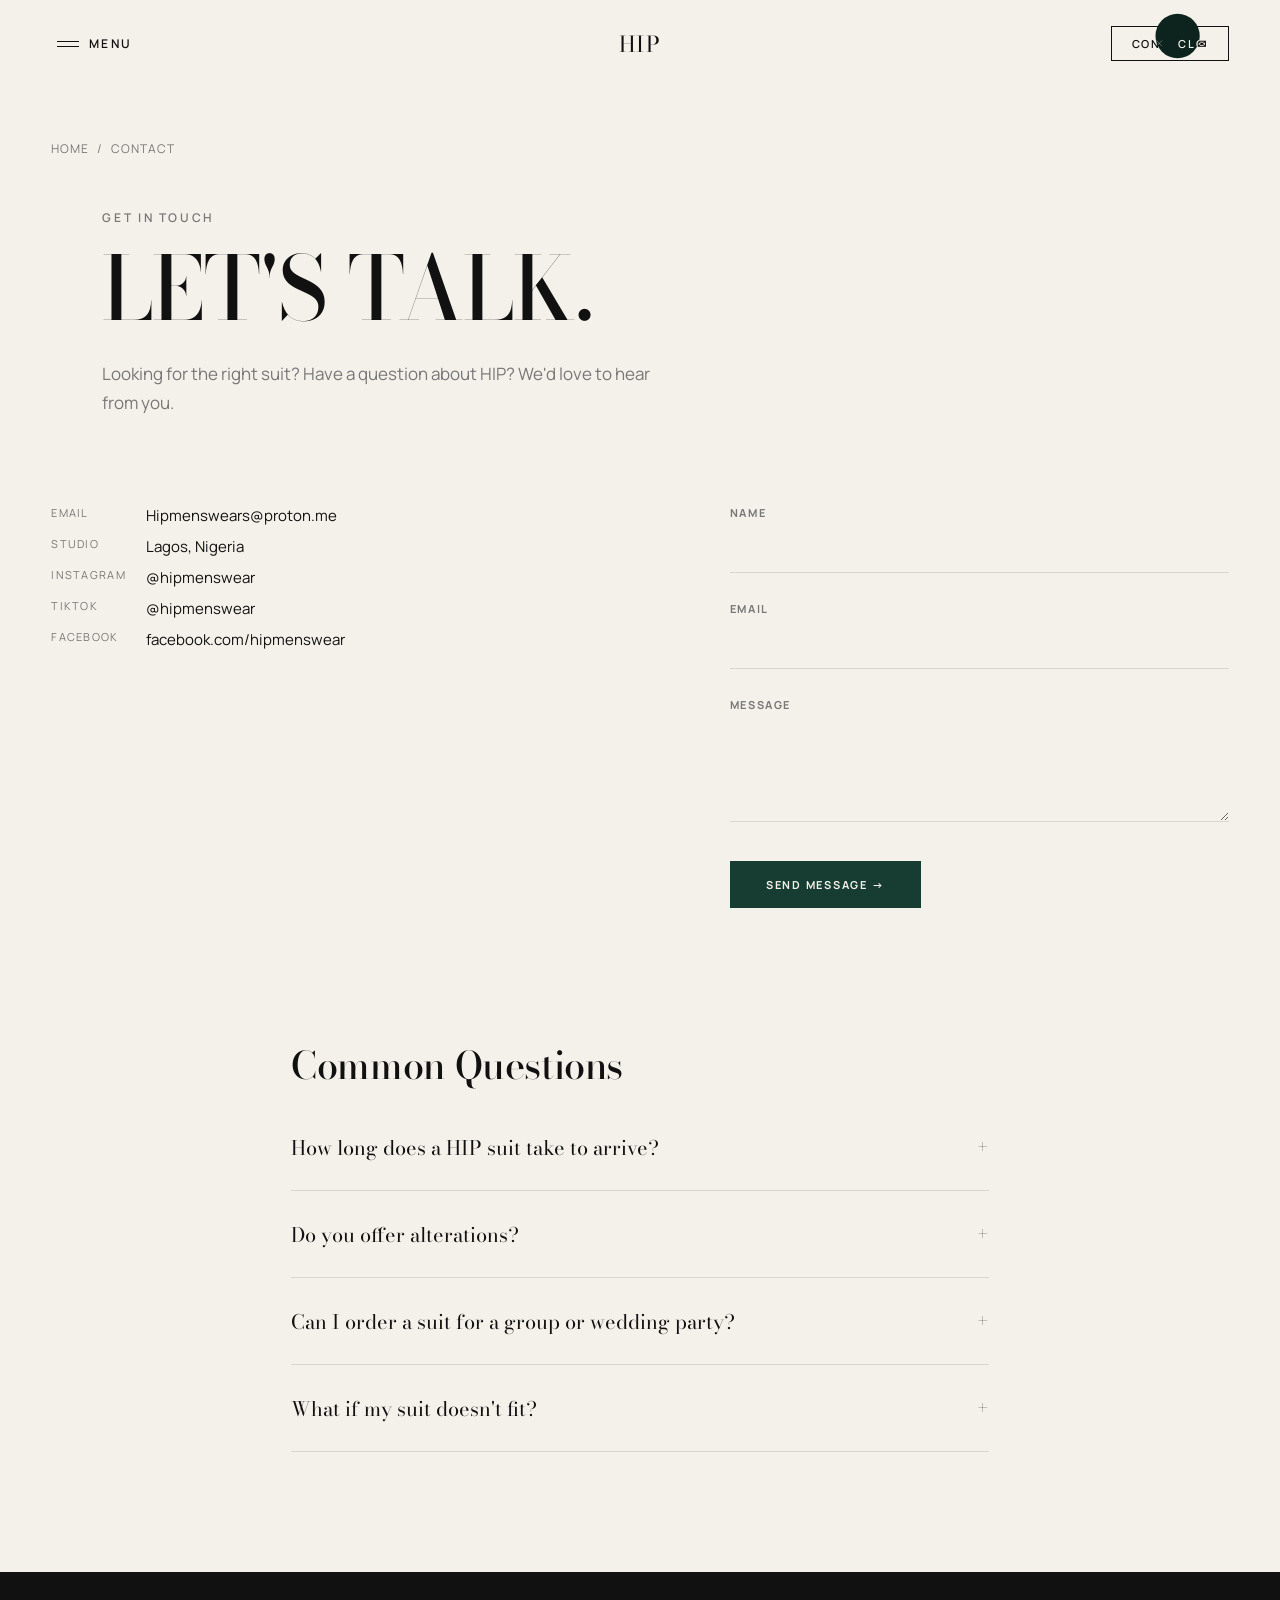
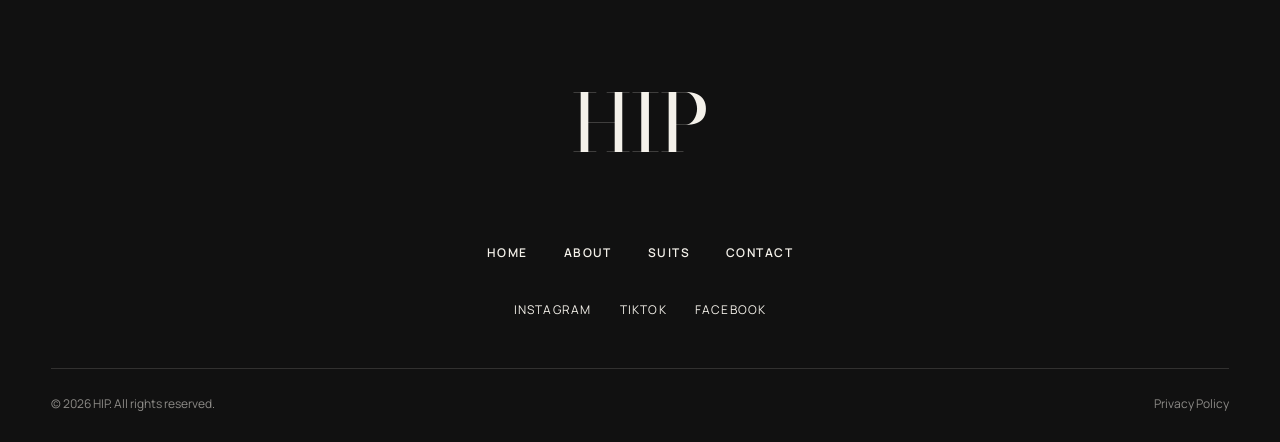
<file: contact.html>
<!DOCTYPE html>
<html lang="en">
<head>
<meta charset="UTF-8">
<script>document.documentElement.classList.add('js');</script>
<meta name="viewport" content="width=device-width, initial-scale=1.0">
<title>Contact HIP | Modern Men's Suits</title>
<meta name="description" content="Get in touch with HIP for questions about our modern men's suits, sizing, orders or press enquiries.">
<link rel="canonical" href="https://hip-modern-menswear.vercel.app/contact.html">
<meta property="og:type" content="website">
<meta property="og:title" content="Contact HIP">
<meta property="og:description" content="Get in touch with HIP for questions about our modern men's suits, sizing, orders or press enquiries.">
<meta property="og:url" content="https://hip-modern-menswear.vercel.app/contact.html">
<meta name="twitter:card" content="summary_large_image">
<link rel="preconnect" href="https://fonts.googleapis.com">
<link rel="preconnect" href="https://fonts.gstatic.com" crossorigin>
<link href="https://fonts.googleapis.com/css2?family=Bodoni+Moda:ital,opsz,wght@0,6..96,400;0,6..96,500;0,6..96,600;1,6..96,500&family=Manrope:wght@400;500;600;700;800&display=swap" rel="stylesheet">
<link rel="stylesheet" href="styles.css">
<script type="application/ld+json">
{
  "@context": "https://schema.org",
  "@type": "BreadcrumbList",
  "itemListElement": [
    {"@type":"ListItem","position":1,"name":"Home","item":"https://hip-modern-menswear.vercel.app/"},
    {"@type":"ListItem","position":2,"name":"Contact","item":"https://hip-modern-menswear.vercel.app/contact.html"}
  ]
}
</script>
</head>
<body>
<a class="skip-link" href="#main">Skip to content</a>

<nav class="site-nav is-dark-page" id="site-nav">
  <div class="nav-left">
    <button class="menu-btn" data-menu-open aria-expanded="false" aria-controls="nav-overlay" aria-label="Open menu">
      <span class="bars"><span></span><span></span></span>
      <span class="label">Menu</span>
    </button>
  </div>
  <div class="nav-center"><a href="index.html" class="wordmark">HIP</a></div>
  <div class="nav-right">
    <a href="contact.html" class="nav-contact"><span class="label">Contact</span><span aria-hidden="true">&#9993;</span></a>
  </div>
</nav>

<div class="nav-overlay" id="nav-overlay" role="dialog" aria-modal="true" aria-label="Site navigation">
  <div class="nav-overlay-top">
    <span class="wordmark">HIP</span>
    <button class="nav-close" data-menu-close aria-label="Close menu"><span class="x">&times;</span><span>Close</span></button>
  </div>
  <div class="nav-overlay-body">
    <ul class="nav-links">
      <li><a href="index.html">Home</a></li>
      <li><a href="about.html">About</a></li>
      <li><a href="suits.html">Suits</a></li>
      <li><a href="contact.html">Contact</a></li>
      <li><a href="https://instagram.com" target="_blank" rel="noopener">Instagram</a></li>
      <li><a href="https://tiktok.com" target="_blank" rel="noopener">TikTok</a></li>
      <li><a href="https://facebook.com" target="_blank" rel="noopener">Facebook</a></li>
    </ul>
  </div>
  <div class="nav-overlay-foot">
    <span>HIP — Modern Menswear</span>
    <ul class="nav-socials">
      <li><a href="https://instagram.com" target="_blank" rel="noopener">IG</a></li>
      <li><a href="https://tiktok.com" target="_blank" rel="noopener">TT</a></li>
      <li><a href="https://facebook.com" target="_blank" rel="noopener">FB</a></li>
    </ul>
  </div>
</div>

<main id="main">
  <nav class="breadcrumbs" aria-label="Breadcrumb"><a href="index.html">Home</a><span>/</span>Contact</nav>

  <section class="page-hero">
    <div class="container">
      <p class="eyebrow reveal">Get In Touch</p>
      <h1 class="reveal reveal-delay-1">LET'S TALK.</h1>
      <p class="lead reveal reveal-delay-2">Looking for the right suit? Have a question about HIP? We'd love to hear from you.</p>
    </div>
  </section>

  <section class="section-pad" style="padding-top:0;">
    <div class="container contact-wrap">
      <div>
        <div class="contact-meta reveal" style="border-top:none; margin-top:0; padding-top:0;">
          <dl>
            <dt>Email</dt><dd><a href="mailto:Hipmenswears@proton.me">Hipmenswears@proton.me</a></dd>
            
            <dt>Studio</dt><dd>Lagos, Nigeria</dd>
            <dt>Instagram</dt><dd><a href="https://instagram.com" target="_blank" rel="noopener">@hipmenswear</a></dd>
            <dt>TikTok</dt><dd><a href="https://tiktok.com" target="_blank" rel="noopener">@hipmenswear</a></dd>
            <dt>Facebook</dt><dd><a href="https://facebook.com" target="_blank" rel="noopener">facebook.com/hipmenswear</a></dd>
          </dl>
        </div>
      </div>
      <form class="reveal reveal-delay-1" id="contact-form" action="https://formspree.io/f/mjybzrar" method="POST">
        <div class="field">
          <label for="name">Name</label>
          <input type="text" id="name" name="name" required autocomplete="name">
        </div>
        <div class="field">
          <label for="email">Email</label>
          <input type="email" id="email" name="email" required autocomplete="email">
        </div>
        <div class="field">
          <label for="message">Message</label>
          <textarea id="message" name="message" required></textarea>
        </div>
        <button class="submit-btn" type="submit">Send Message &rarr;</button>
        <p class="form-status" role="status" style="margin-top:18px; font-size:14px; color:var(--gray);"></p>
      </form>
    </div>
  </section>

  <section class="section-pad" style="padding-top:0;">
    <div class="container" style="max-width:800px;">
      <h2 class="reveal" style="font-size:clamp(26px,4vw,38px); margin-bottom:20px;">Common Questions</h2>
      <div class="faq-item reveal">
        <button class="faq-q" aria-expanded="false">
          <span>How long does a HIP suit take to arrive?</span><span class="plus" aria-hidden="true">+</span>
        </button>
        <div class="faq-a"><p>Most orders ship within 5–7 business days. Wedding-party orders can be expedited on request — mention your date when you reach out.</p></div>
      </div>
      <div class="faq-item reveal">
        <button class="faq-q" aria-expanded="false">
          <span>Do you offer alterations?</span><span class="plus" aria-hidden="true">+</span>
        </button>
        <div class="faq-a"><p>Yes. Every suit includes a complimentary first alteration at partner tailors in Lagos, with more locations added regularly.</p></div>
      </div>
      <div class="faq-item reveal">
        <button class="faq-q" aria-expanded="false">
          <span>Can I order a suit for a group or wedding party?</span><span class="plus" aria-hidden="true">+</span>
        </button>
        <div class="faq-a"><p>Absolutely — reach out through the form above with your party size and date, and we'll coordinate sizing and delivery together.</p></div>
      </div>
      <div class="faq-item reveal">
        <button class="faq-q" aria-expanded="false">
          <span>What if my suit doesn't fit?</span><span class="plus" aria-hidden="true">+</span>
        </button>
        <div class="faq-a"><p>We'll work with you on exchanges or alterations until the fit is right. Contact us within 14 days of delivery to start the process.</p></div>
      </div>
    </div>
  </section>
</main>

<footer class="site-footer">
  <div class="container">
    <div class="footer-word">HIP</div>
    <ul class="footer-nav">
      <li><a href="index.html">Home</a></li>
      <li><a href="about.html">About</a></li>
      <li><a href="suits.html">Suits</a></li>
      <li><a href="contact.html">Contact</a></li>
    </ul>
    <ul class="footer-social">
      <li><a href="https://instagram.com" target="_blank" rel="noopener">Instagram</a></li>
      <li><a href="https://tiktok.com" target="_blank" rel="noopener">TikTok</a></li>
      <li><a href="https://facebook.com" target="_blank" rel="noopener">Facebook</a></li>
    </ul>
    <div class="footer-bottom">
      <span>&copy; 2026 HIP. All rights reserved.</span>
      <a href="privacy.html">Privacy Policy</a>
    </div>
  </div>
</footer>

<script src="script.js"></script>
</body>
</html>
</file>
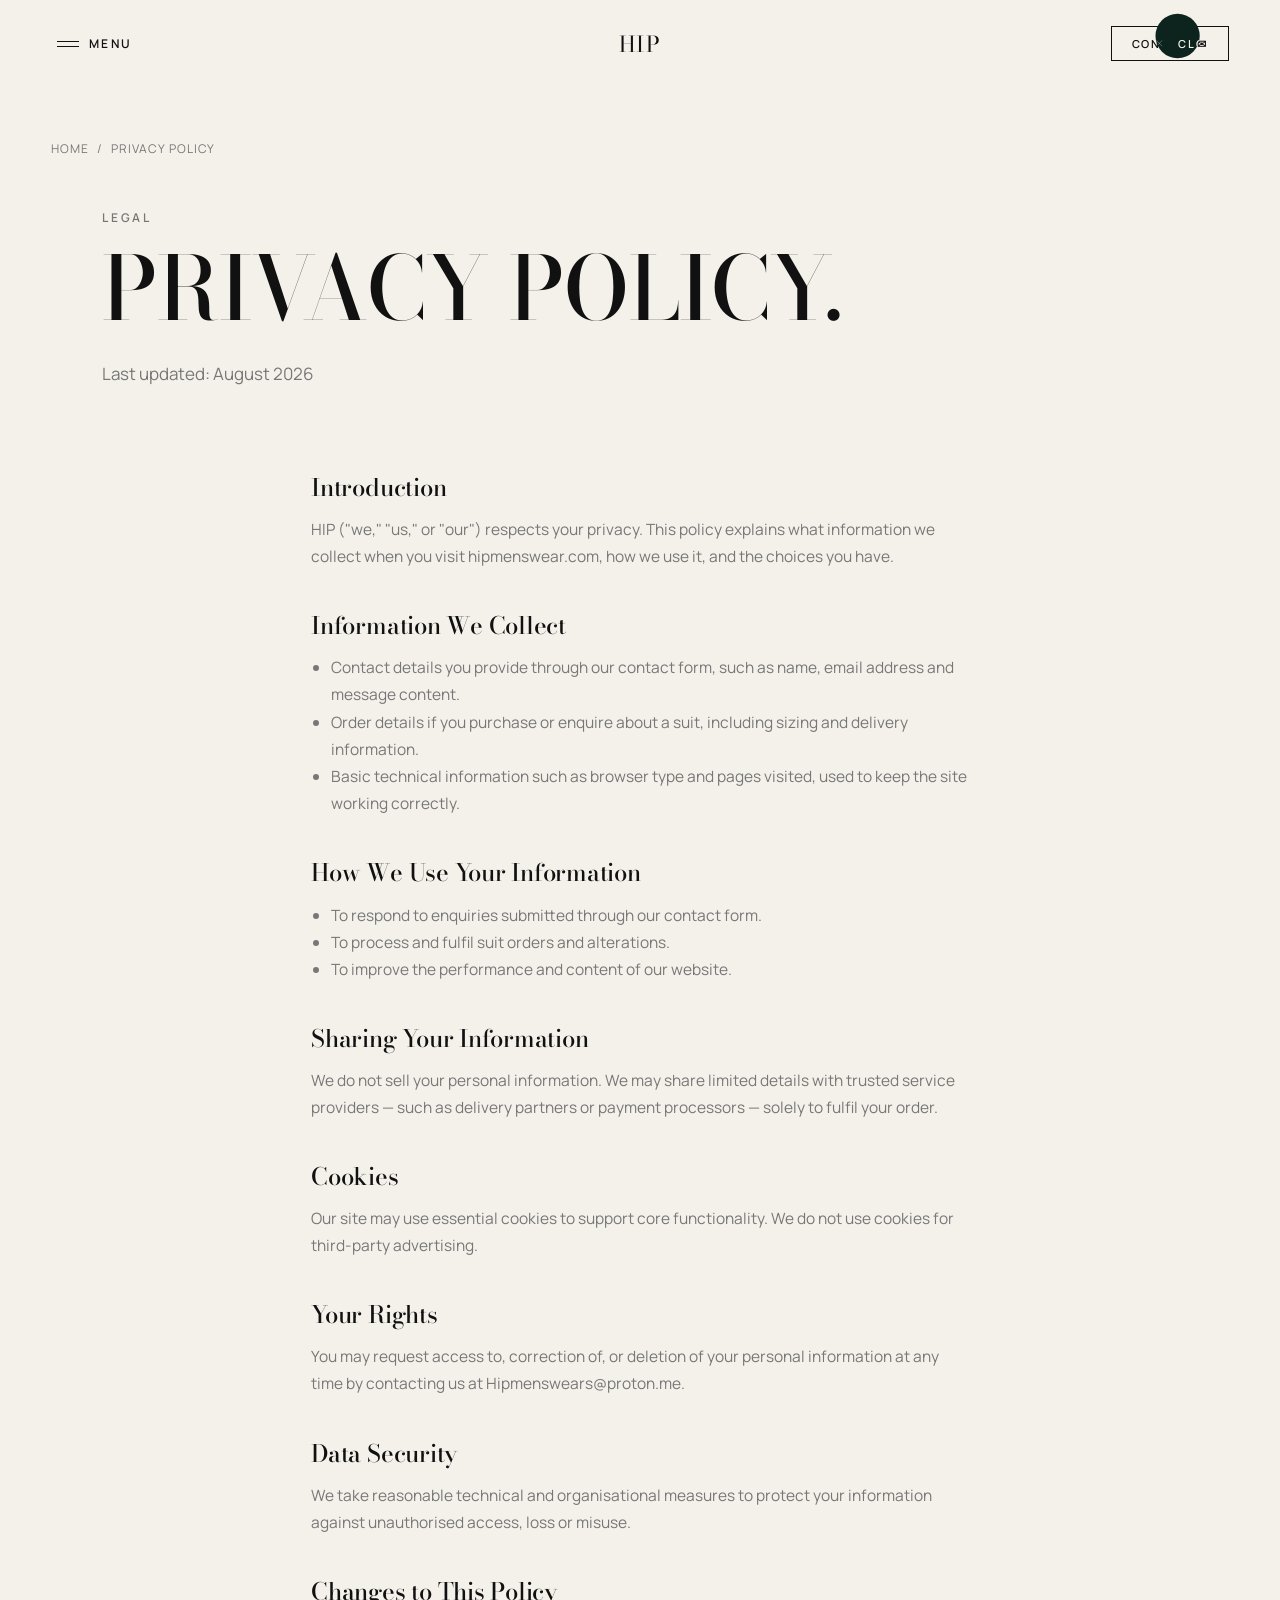
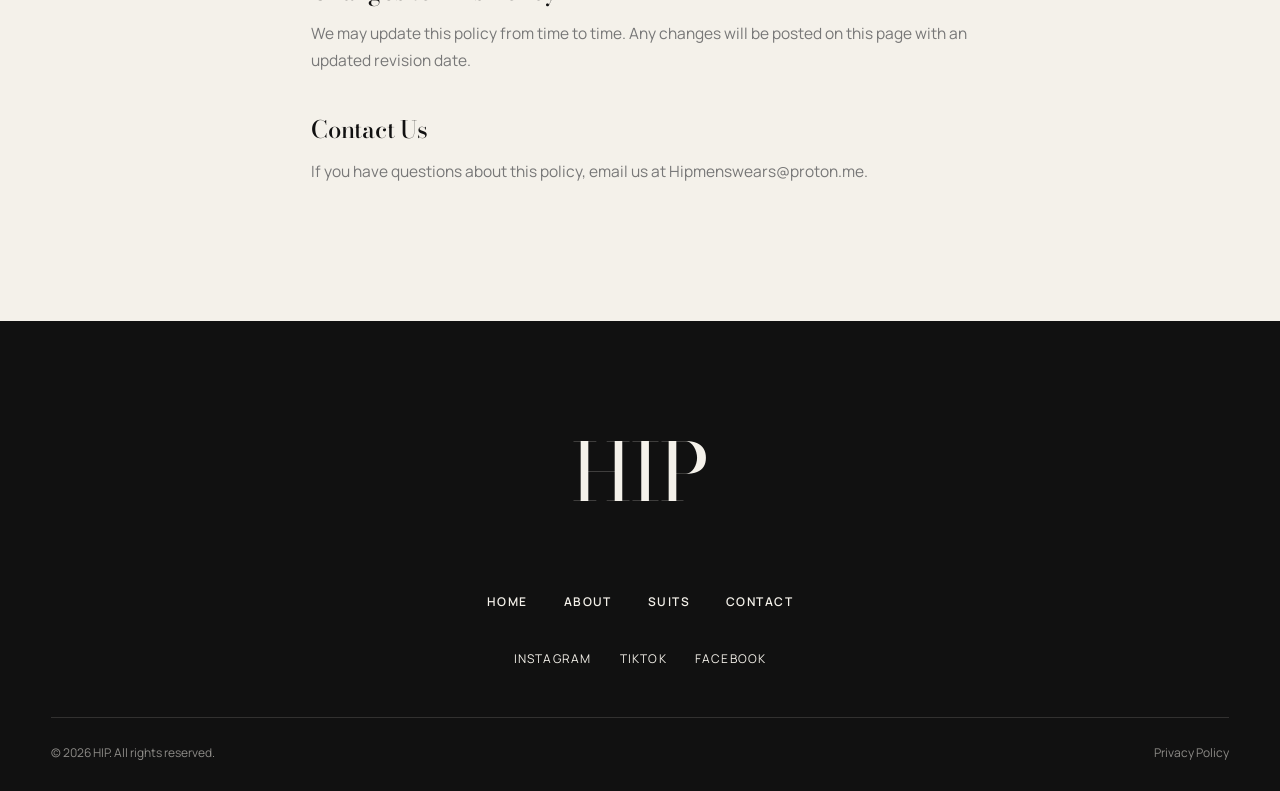
<file: privacy.html>
<!DOCTYPE html>
<html lang="en">
<head>
<meta charset="UTF-8">
<script>document.documentElement.classList.add('js');</script>
<meta name="viewport" content="width=device-width, initial-scale=1.0">
<title>Privacy Policy | HIP</title>
<meta name="description" content="HIP's privacy policy — how we collect, use and protect your information.">
<link rel="canonical" href="https://www.hipmenswear.com/privacy.html">
<meta name="robots" content="noindex,follow">
<link rel="preconnect" href="https://fonts.googleapis.com">
<link rel="preconnect" href="https://fonts.gstatic.com" crossorigin>
<link href="https://fonts.googleapis.com/css2?family=Bodoni+Moda:ital,opsz,wght@0,6..96,400;0,6..96,500;0,6..96,600;1,6..96,500&family=Manrope:wght@400;500;600;700;800&display=swap" rel="stylesheet">
<link rel="stylesheet" href="styles.css">
</head>
<body>
<a class="skip-link" href="#main">Skip to content</a>

<nav class="site-nav is-dark-page" id="site-nav">
  <div class="nav-left">
    <button class="menu-btn" data-menu-open aria-expanded="false" aria-controls="nav-overlay" aria-label="Open menu">
      <span class="bars"><span></span><span></span></span>
      <span class="label">Menu</span>
    </button>
  </div>
  <div class="nav-center"><a href="index.html" class="wordmark">HIP</a></div>
  <div class="nav-right">
    <a href="contact.html" class="nav-contact"><span class="label">Contact</span><span aria-hidden="true">&#9993;</span></a>
  </div>
</nav>

<div class="nav-overlay" id="nav-overlay" role="dialog" aria-modal="true" aria-label="Site navigation">
  <div class="nav-overlay-top">
    <span class="wordmark">HIP</span>
    <button class="nav-close" data-menu-close aria-label="Close menu"><span class="x">&times;</span><span>Close</span></button>
  </div>
  <div class="nav-overlay-body">
    <ul class="nav-links">
      <li><a href="index.html">Home</a></li>
      <li><a href="about.html">About</a></li>
      <li><a href="suits.html">Suits</a></li>
      <li><a href="contact.html">Contact</a></li>
      <li><a href="https://instagram.com" target="_blank" rel="noopener">Instagram</a></li>
      <li><a href="https://tiktok.com" target="_blank" rel="noopener">TikTok</a></li>
      <li><a href="https://facebook.com" target="_blank" rel="noopener">Facebook</a></li>
    </ul>
  </div>
  <div class="nav-overlay-foot">
    <span>HIP — Modern Menswear</span>
    <ul class="nav-socials">
      <li><a href="https://instagram.com" target="_blank" rel="noopener">IG</a></li>
      <li><a href="https://tiktok.com" target="_blank" rel="noopener">TT</a></li>
      <li><a href="https://facebook.com" target="_blank" rel="noopener">FB</a></li>
    </ul>
  </div>
</div>

<main id="main">
  <nav class="breadcrumbs" aria-label="Breadcrumb"><a href="index.html">Home</a><span>/</span>Privacy Policy</nav>

  <section class="page-hero">
    <div class="container">
      <p class="eyebrow">Legal</p>
      <h1>PRIVACY POLICY.</h1>
      <p class="lead">Last updated: August 2026</p>
    </div>
  </section>

  <section class="section-pad" style="padding-top:0;">
    <div class="container legal-body">
      <h2>Introduction</h2>
      <p>HIP ("we," "us," or "our") respects your privacy. This policy explains what information we collect when you visit hipmenswear.com, how we use it, and the choices you have.</p>

      <h2>Information We Collect</h2>
      <ul>
        <li>Contact details you provide through our contact form, such as name, email address and message content.</li>
        <li>Order details if you purchase or enquire about a suit, including sizing and delivery information.</li>
        <li>Basic technical information such as browser type and pages visited, used to keep the site working correctly.</li>
      </ul>

      <h2>How We Use Your Information</h2>
      <ul>
        <li>To respond to enquiries submitted through our contact form.</li>
        <li>To process and fulfil suit orders and alterations.</li>
        <li>To improve the performance and content of our website.</li>
      </ul>

      <h2>Sharing Your Information</h2>
      <p>We do not sell your personal information. We may share limited details with trusted service providers — such as delivery partners or payment processors — solely to fulfil your order.</p>

      <h2>Cookies</h2>
      <p>Our site may use essential cookies to support core functionality. We do not use cookies for third-party advertising.</p>

      <h2>Your Rights</h2>
      <p>You may request access to, correction of, or deletion of your personal information at any time by contacting us at Hipmenswears@proton.me.</p>

      <h2>Data Security</h2>
      <p>We take reasonable technical and organisational measures to protect your information against unauthorised access, loss or misuse.</p>

      <h2>Changes to This Policy</h2>
      <p>We may update this policy from time to time. Any changes will be posted on this page with an updated revision date.</p>

      <h2>Contact Us</h2>
      <p>If you have questions about this policy, email us at <a href="mailto:Hipmenswears@proton.me">Hipmenswears@proton.me</a>.</p>
    </div>
  </section>
</main>

<footer class="site-footer">
  <div class="container">
    <div class="footer-word">HIP</div>
    <ul class="footer-nav">
      <li><a href="index.html">Home</a></li>
      <li><a href="about.html">About</a></li>
      <li><a href="suits.html">Suits</a></li>
      <li><a href="contact.html">Contact</a></li>
    </ul>
    <ul class="footer-social">
      <li><a href="https://instagram.com" target="_blank" rel="noopener">Instagram</a></li>
      <li><a href="https://tiktok.com" target="_blank" rel="noopener">TikTok</a></li>
      <li><a href="https://facebook.com" target="_blank" rel="noopener">Facebook</a></li>
    </ul>
    <div class="footer-bottom">
      <span>&copy; 2026 HIP. All rights reserved.</span>
      <a href="privacy.html">Privacy Policy</a>
    </div>
  </div>
</footer>

<script src="script.js"></script>
</body>
</html>
</file>
<file: styles.css>
/* ============================================================
   HIP — Modern Menswear
   Design tokens
   ============================================================ */
:root{
  --green-deep:#173C32;
  --green-dark:#0D241E;
  --cream:#F4F1EA;
  --charcoal:#111111;
  --white:#FFFFFF;
  --gray:#777777;
  --line: rgba(244,241,234,0.16);
  --line-dark: rgba(17,17,17,0.12);

  --serif: "Bodoni Moda", "Times New Roman", serif;
  --sans: "Manrope", "Helvetica Neue", Arial, sans-serif;

  --ease: cubic-bezier(.22,.61,.36,1);
  --dur-s: .5s;
  --dur-m: .9s;
  --dur-l: 1.4s;

  --container: 1400px;
  --gutter: clamp(20px, 4vw, 64px);
}

*,*::before,*::after{ box-sizing:border-box; }
html{ scroll-behavior:smooth; }
@media (prefers-reduced-motion: reduce){
  html{ scroll-behavior:auto; }
  *,*::before,*::after{ animation-duration:.001ms !important; animation-iteration-count:1 !important; transition-duration:.001ms !important; scroll-behavior:auto !important; }
}

body{
  margin:0;
  background:var(--cream);
  color:var(--charcoal);
  font-family:var(--sans);
  font-weight:400;
  -webkit-font-smoothing:antialiased;
  overflow-x:hidden;
}

img{ max-width:100%; display:block; }
a{ color:inherit; text-decoration:none; }
button{ font-family:inherit; cursor:pointer; }

h1,h2,h3,h4{
  font-family:var(--serif);
  font-weight:500;
  margin:0;
  letter-spacing:-0.01em;
  line-height:1.02;
}

.eyebrow{
  font-family:var(--sans);
  font-size:12px;
  letter-spacing:.22em;
  text-transform:uppercase;
  color:var(--gray);
  font-weight:600;
}
.on-dark .eyebrow{ color:rgba(244,241,234,.75); }

.container{
  max-width:var(--container);
  margin:0 auto;
  padding-left:var(--gutter);
  padding-right:var(--gutter);
}

/* Visible focus states everywhere */
a:focus-visible, button:focus-visible, input:focus-visible, textarea:focus-visible{
  outline:2px solid var(--green-deep);
  outline-offset:3px;
}
.on-dark a:focus-visible, .on-dark button:focus-visible{
  outline-color:var(--cream);
}

.sr-only{
  position:absolute; width:1px; height:1px; padding:0; margin:-1px;
  overflow:hidden; clip:rect(0,0,0,0); white-space:nowrap; border:0;
}

.skip-link{
  position:absolute; left:12px; top:-60px; background:var(--charcoal); color:var(--cream);
  padding:10px 18px; z-index:999; transition:top .2s var(--ease); font-size:13px; letter-spacing:.05em;
}
.skip-link:focus{ top:12px; }

/* ============================================================
   Navigation
   ============================================================ */
.site-nav{
  position:fixed; top:0; left:0; right:0; z-index:200;
  display:flex; align-items:center; justify-content:space-between;
  padding:26px var(--gutter);
  color:var(--cream);
  mix-blend-mode:normal;
  transition:padding .4s var(--ease), background .4s var(--ease);
}
.site-nav.is-scrolled{
  padding:16px var(--gutter);
  background:rgba(13,36,30,0.88);
  backdrop-filter:blur(10px);
}
.site-nav.is-dark-page{ color:var(--charcoal); }
.site-nav.is-dark-page.is-scrolled{ color:var(--cream); }

.nav-left, .nav-right{ flex:1; display:flex; align-items:center; gap:10px; }
.nav-right{ justify-content:flex-end; }
.nav-center{ flex:0 0 auto; }

.menu-btn{
  background:none; border:none; color:inherit;
  display:flex; align-items:center; gap:10px;
  font-size:12px; letter-spacing:.18em; text-transform:uppercase; font-weight:600;
}
.menu-btn .bars{ display:flex; flex-direction:column; gap:4px; width:22px; }
.menu-btn .bars span{ height:1px; background:currentColor; display:block; transition:transform .3s var(--ease), opacity .3s var(--ease); }

.wordmark{
  font-family:var(--serif); font-size:22px; letter-spacing:.06em;
}

.nav-contact{
  border:1px solid currentColor; padding:9px 20px;
  font-size:11px; letter-spacing:.16em; text-transform:uppercase; font-weight:600;
  transition:background .3s var(--ease), color .3s var(--ease);
}
.nav-contact:hover{ background:currentColor; color:var(--green-dark); }
.site-nav.is-dark-page .nav-contact:hover{ color:var(--cream); }

/* Mobile nav simplification */
.nav-contact-icon{ display:none; }

@media (max-width:760px){
  .menu-btn .label{ display:none; }
  .nav-contact .label{ display:none; }
  .nav-contact{ padding:9px 14px; }
}

/* Full screen overlay menu */
.nav-overlay{
  position:fixed; inset:0; z-index:300;
  background:var(--green-dark);
  color:var(--cream);
  clip-path:circle(2% at 92% 4%);
  transition:clip-path .8s var(--ease);
  pointer-events:none;
  display:flex; flex-direction:column;
}
.nav-overlay.is-open{
  clip-path:circle(150% at 92% 4%);
  pointer-events:auto;
}
.nav-overlay-top{
  display:flex; justify-content:space-between; align-items:center;
  padding:26px var(--gutter);
}
.nav-close{
  background:none; border:none; color:var(--cream);
  font-size:11px; letter-spacing:.18em; text-transform:uppercase; font-weight:600;
  display:flex; align-items:center; gap:12px;
}
.nav-close .x{ font-family:var(--serif); font-size:20px; }

.nav-overlay-body{
  flex:1; display:flex; flex-direction:column; justify-content:center;
  padding:0 var(--gutter);
  gap:6px;
}
.nav-links{ list-style:none; margin:0; padding:0; }
.nav-links li{ overflow:hidden; }
.nav-links a{
  font-family:var(--serif); font-size:clamp(38px, 8vw, 84px);
  display:inline-block; padding:6px 0;
  transform:translateY(110%);
  transition:transform .6s var(--ease), color .3s var(--ease), opacity .3s;
  opacity:.94;
}
.nav-overlay.is-open .nav-links a{ transform:translateY(0); }
.nav-links a:hover{ color:var(--gray); }

.nav-overlay-foot{
  display:flex; justify-content:space-between; align-items:flex-end;
  padding:var(--gutter);
  border-top:1px solid var(--line);
  font-size:12px; letter-spacing:.1em;
}
.nav-socials{ display:flex; gap:28px; list-style:none; margin:0; padding:0; }
.nav-socials a{ text-transform:uppercase; font-weight:600; }
.nav-socials a:hover{ color:var(--gray); }

/* stagger link reveal delays set via inline nth-child in CSS */
.nav-links li:nth-child(1) a{ transition-delay:.05s; }
.nav-links li:nth-child(2) a{ transition-delay:.1s; }
.nav-links li:nth-child(3) a{ transition-delay:.15s; }
.nav-links li:nth-child(4) a{ transition-delay:.2s; }
.nav-links li:nth-child(5) a{ transition-delay:.25s; }
.nav-links li:nth-child(6) a{ transition-delay:.3s; }
.nav-links li:nth-child(7) a{ transition-delay:.35s; }

body.nav-lock{ overflow:hidden; }

/* ============================================================
   Hero
   ============================================================ */
.hero{
  position:relative; height:100vh; height:100svh;
  display:flex; align-items:center; justify-content:center;
  overflow:hidden; background:var(--green-dark);
  color:var(--cream);
}
.hero-media{
  position:absolute; inset:0;
  transform:scale(1.12);
  transition:transform 2.2s var(--ease);
}
.hero.is-loaded .hero-media{ transform:scale(1); }
.hero-media img{
  width:100%; height:100%; object-fit:cover; object-position:center 20%;
}
.hero-overlay{
  position:absolute; inset:0;
  background:linear-gradient(180deg, rgba(13,36,30,.55) 0%, rgba(13,36,30,.35) 40%, rgba(13,36,30,.75) 100%);
}
.js .hero-overlay{ opacity:0; transition:opacity 1.4s var(--ease) .3s; }
.hero.is-loaded .hero-overlay{ opacity:1; }

.hero-content{
  position:relative; z-index:2; text-align:center;
  max-width:920px; padding:0 24px;
  margin-top:6vh;
}
.hero-eyebrow{
  color:rgba(244,241,234,.8);
}
.js .hero-eyebrow{
  opacity:0; transform:translateY(16px);
  transition:opacity .8s var(--ease) .6s, transform .8s var(--ease) .6s;
}
.hero.is-loaded .hero-eyebrow{ opacity:1; transform:translateY(0); }

.hero-headline{
  font-size:clamp(44px, 9vw, 118px);
  margin:18px 0 20px;
  line-height:.98;
}
.hero-headline .line{
  display:block; overflow:hidden;
}
.js .hero-headline .line span{
  display:inline-block;
  transform:translateY(110%);
  transition:transform 1s var(--ease);
}
.hero-headline .line:nth-child(1) span{ transition-delay:.85s; }
.hero-headline .line:nth-child(2) span{ transition-delay:1s; }
.hero.is-loaded .hero-headline .line span{ transform:translateY(0); }

.hero-sub{
  font-size:clamp(15px,1.6vw,18px);
  max-width:560px; margin:0 auto; color:rgba(244,241,234,.88);
}
.js .hero-sub{
  opacity:0; transform:translateY(14px);
  transition:opacity .9s var(--ease) 1.3s, transform .9s var(--ease) 1.3s;
}
.hero.is-loaded .hero-sub{ opacity:1; transform:translateY(0); }

.hero-ctas{
  display:flex; gap:14px; justify-content:center; flex-wrap:wrap;
  margin-top:40px;
}
.hero-ctas a{
  border:1px solid rgba(244,241,234,.55);
  padding:14px 30px;
  font-size:11px; letter-spacing:.18em; text-transform:uppercase; font-weight:600;
}
.js .hero-ctas a{
  opacity:0; transform:translateY(14px);
  transition:opacity .7s var(--ease), transform .7s var(--ease), background .3s var(--ease), color .3s var(--ease);
}
.hero.is-loaded .hero-ctas a{ opacity:1; transform:translateY(0); }
.hero.is-loaded .hero-ctas a:nth-child(1){ transition-delay:1.55s; }
.hero.is-loaded .hero-ctas a:nth-child(2){ transition-delay:1.68s; }
.hero.is-loaded .hero-ctas a:nth-child(3){ transition-delay:1.81s; }
.hero-ctas a:hover{ background:var(--cream); color:var(--green-dark); }

.hero-scroll{
  position:absolute; bottom:30px; left:50%; transform:translateX(-50%);
  z-index:2; font-size:10px; letter-spacing:.2em; text-transform:uppercase;
  color:rgba(244,241,234,.7);
  display:flex; flex-direction:column; align-items:center; gap:8px;
}
.js .hero-scroll{ opacity:0; transition:opacity .8s var(--ease) 2s; }
.hero.is-loaded .hero-scroll{ opacity:1; }
.hero-scroll .stem{ width:1px; height:34px; background:rgba(244,241,234,.5); overflow:hidden; position:relative; }
.hero-scroll .stem::after{
  content:""; position:absolute; top:-100%; left:0; width:100%; height:100%;
  background:var(--cream); animation:stemDrop 2.2s ease-in-out infinite;
}
@keyframes stemDrop{ 0%{top:-100%;} 60%{top:100%;} 100%{top:100%;} }

/* ============================================================
   Sections general
   ============================================================ */
section{ position:relative; }
.section-pad{ padding:120px 0; }
@media (max-width:760px){ .section-pad{ padding:80px 0; } }

.js .reveal{
  opacity:0; transform:translateY(28px);
  transition:opacity .9s var(--ease), transform .9s var(--ease);
}
.reveal.is-visible{ opacity:1; transform:translateY(0); }
.reveal-delay-1{ transition-delay:.1s; }
.reveal-delay-2{ transition-delay:.2s; }
.reveal-delay-3{ transition-delay:.3s; }
.reveal-delay-4{ transition-delay:.4s; }

/* Brand intro */
.brand-intro{ text-align:center; }
.brand-intro h2{
  font-size:clamp(34px,6vw,72px); margin:22px 0 26px;
}
.brand-intro p{
  max-width:560px; margin:0 auto; color:var(--gray); font-size:17px; line-height:1.6;
}
.text-link{
  display:inline-flex; align-items:center; gap:10px; margin-top:34px;
  font-size:12px; letter-spacing:.14em; text-transform:uppercase; font-weight:700;
  border-bottom:1px solid currentColor; padding-bottom:4px;
}
.text-link .arrow{ transition:transform .3s var(--ease); }
.text-link:hover .arrow{ transform:translateX(6px); }

/* Section headers */
.section-head{
  display:flex; justify-content:space-between; align-items:flex-end; gap:24px;
  margin-bottom:56px; flex-wrap:wrap;
}
.section-head h2{ font-size:clamp(30px,5vw,54px); }
.section-head p{ max-width:380px; color:var(--gray); font-size:15px; line-height:1.6; }

/* Product grid */
.product-grid{
  display:grid; grid-template-columns:1fr 1fr; gap:2px;
  background:var(--line-dark);
}
@media (max-width:760px){ .product-grid{ grid-template-columns:1fr; } }
.product-card{
  background:var(--cream); position:relative; overflow:hidden;
  display:block;
}
.product-card .frame{ overflow:hidden; aspect-ratio:4/5; }
.product-card img{
  width:100%; height:100%; object-fit:cover;
  transition:transform 1s var(--ease);
}
.product-card:hover img{ transform:scale(1.06); }
.product-info{
  display:flex; justify-content:space-between; align-items:flex-end;
  padding:22px 26px; transition:transform .4s var(--ease);
}
.product-card:hover .product-info{ transform:translateY(-4px); }
.product-info h3{ font-size:22px; margin-bottom:6px; }
.product-info .cat{
  font-size:11px; letter-spacing:.14em; text-transform:uppercase; color:var(--gray);
}
.product-info .arrow{
  font-size:20px; transition:transform .35s var(--ease);
}
.product-card:hover .arrow{ transform:translate(6px,-4px); }

/* Category panels */
.category-grid{ display:grid; grid-template-columns:repeat(3,1fr); gap:2px; background:var(--line-dark); }
@media (max-width:900px){ .category-grid{ grid-template-columns:1fr; } }
.category-panel{
  position:relative; aspect-ratio:3/4; overflow:hidden; display:flex; align-items:flex-end;
  color:var(--cream);
}
.category-panel img{
  position:absolute; inset:0; width:100%; height:100%; object-fit:cover;
  transition:transform .9s var(--ease);
}
.category-panel .cat-overlay{
  position:absolute; inset:0; background:rgba(13,36,30,.45); transition:background .4s var(--ease);
}
.category-panel:hover img{ transform:scale(1.07); }
.category-panel:hover .cat-overlay{ background:rgba(13,36,30,.68); }
.category-panel .cat-content{
  position:relative; z-index:2; padding:32px; transition:transform .4s var(--ease);
}
.category-panel:hover .cat-content{ transform:translateY(-8px); }
.category-panel .cat-label{ font-size:12px; letter-spacing:.2em; text-transform:uppercase; margin-bottom:10px; color:rgba(244,241,234,.8); }
.category-panel h3{ font-size:clamp(26px,3vw,34px); margin-bottom:14px; }
.category-panel .cat-arrow{
  opacity:0; transform:translateY(6px); transition:opacity .3s var(--ease), transform .3s var(--ease);
  font-size:20px;
}
.category-panel:hover .cat-arrow{ opacity:1; transform:translateY(0); }

/* Split section */
.split{
  display:grid; grid-template-columns:1.1fr 1fr; gap:0; align-items:stretch;
}
@media (max-width:900px){ .split{ grid-template-columns:1fr; } }
.split .split-media{ overflow:hidden; }
.split .split-media img{ width:100%; height:100%; object-fit:cover; min-height:420px; }
.split .split-text{
  display:flex; flex-direction:column; justify-content:center;
  padding:80px var(--gutter);
}
.split .split-text h2{ font-size:clamp(30px,4vw,50px); margin:18px 0 22px; }
.split .split-text p{ color:var(--gray); font-size:16px; line-height:1.7; max-width:460px; }
.split.reverse{ direction:rtl; }
.split.reverse .split-text{ direction:ltr; }
.split.reverse .split-media{ direction:ltr; }

/* Why HIP features */
.feature-list{ border-top:1px solid var(--line-dark); }
.feature-row{
  display:grid; grid-template-columns:100px 1fr 2fr; gap:24px;
  padding:38px 0; border-bottom:1px solid var(--line-dark);
  align-items:baseline;
}
@media (max-width:760px){ .feature-row{ grid-template-columns:1fr; gap:8px; padding:28px 0; } }
.feature-row .num{ font-family:var(--serif); font-size:20px; color:var(--gray); }
.feature-row h3{ font-size:22px; letter-spacing:.02em; }
.feature-row p{ color:var(--gray); font-size:15px; line-height:1.6; margin:0; max-width:520px; }

/* Editorial full width image */
.editorial-banner{
  position:relative; height:78vh; overflow:hidden;
  display:flex; align-items:center; justify-content:center;
  color:var(--cream); text-align:center;
}
.editorial-banner img{
  position:absolute; inset:0; width:100%; height:120%; object-fit:cover; top:-10%;
  will-change:transform;
}
.editorial-banner::before{
  content:""; position:absolute; inset:0; background:rgba(13,36,30,.5); z-index:1;
}
.editorial-banner-content{ position:relative; z-index:2; padding:0 24px; }
.editorial-banner h2{ font-size:clamp(36px,7vw,90px); line-height:1; }

/* Social CTA */
.social-cta{ background:var(--green-dark); color:var(--cream); text-align:center; }
.social-cta h2{ font-size:clamp(32px,6vw,64px); margin:18px 0 20px; }
.social-cta p{ color:rgba(244,241,234,.8); max-width:460px; margin:0 auto 44px; }
.social-links{
  display:flex; justify-content:center; gap:48px; flex-wrap:wrap; list-style:none; padding:0; margin:0 0 56px;
}
.social-links a{
  font-family:var(--serif); font-size:clamp(24px,4vw,40px);
  border-bottom:1px solid transparent; transition:border-color .3s var(--ease), color .3s var(--ease);
}
.social-links a:hover{ border-color:currentColor; color:var(--gray); }
.social-grid{
  display:grid; grid-template-columns:repeat(4,1fr); gap:2px; max-width:900px; margin:0 auto;
}
@media (max-width:640px){ .social-grid{ grid-template-columns:repeat(2,1fr); } }
.social-grid .frame{ aspect-ratio:1; overflow:hidden; }
.social-grid img{ width:100%; height:100%; object-fit:cover; transition:transform .6s var(--ease); }
.social-grid a:hover img{ transform:scale(1.08); }

/* Contact */
.contact-wrap{ display:grid; grid-template-columns:1.2fr 1fr; gap:80px; }
@media (max-width:900px){ .contact-wrap{ grid-template-columns:1fr; gap:56px; } }
.contact-wrap h2{ font-size:clamp(34px,5vw,58px); margin:18px 0 22px; }
.contact-wrap > div > p.lead{ color:var(--gray); font-size:16px; max-width:440px; line-height:1.6; margin-bottom:0; }

.field{ margin-bottom:28px; }
.field label{
  display:block; font-size:11px; letter-spacing:.14em; text-transform:uppercase; color:var(--gray);
  margin-bottom:10px; font-weight:700;
}
.field input, .field textarea{
  width:100%; border:none; border-bottom:1px solid var(--line-dark);
  background:transparent; font-family:var(--sans); font-size:16px; padding:10px 0;
  color:var(--charcoal); transition:border-color .3s var(--ease);
}
.field input:focus, .field textarea:focus{ border-color:var(--green-deep); outline:none; }
.field textarea{ resize:vertical; min-height:100px; }
.submit-btn{
  background:var(--green-deep); color:var(--cream); border:none;
  padding:16px 36px; font-size:11px; letter-spacing:.16em; text-transform:uppercase; font-weight:700;
  transition:background .3s var(--ease);
  margin-top:6px;
}
.submit-btn:hover{ background:var(--green-dark); }

.contact-meta{ margin-top:48px; border-top:1px solid var(--line-dark); padding-top:28px; }
.contact-meta dl{ display:grid; grid-template-columns:auto 1fr; gap:10px 20px; margin:0; }
.contact-meta dt{ font-size:11px; letter-spacing:.12em; text-transform:uppercase; color:var(--gray); }
.contact-meta dd{ margin:0; font-size:15px; }

/* FAQ */
.faq-item{ border-bottom:1px solid var(--line-dark); }
.faq-q{
  width:100%; text-align:left; background:none; border:none; padding:26px 0;
  display:flex; justify-content:space-between; align-items:center; gap:20px;
  font-family:var(--serif); font-size:20px; color:var(--charcoal);
}
.faq-q .plus{ font-size:22px; transition:transform .3s var(--ease); flex:none; }
.faq-item.is-open .faq-q .plus{ transform:rotate(45deg); }
.faq-a{
  max-height:0; overflow:hidden; transition:max-height .4s var(--ease);
}
.faq-item.is-open .faq-a{ max-height:200px; }
.faq-a p{ padding:0 0 26px; margin:0; color:var(--gray); line-height:1.6; max-width:640px; }

/* Footer */
.site-footer{ background:var(--charcoal); color:var(--cream); padding:90px 0 30px; }
.footer-word{ text-align:center; font-family:var(--serif); font-size:clamp(40px,7vw,80px); margin-bottom:60px; }
.footer-nav{
  display:flex; justify-content:center; gap:36px; flex-wrap:wrap; list-style:none; padding:0;
  margin:0 0 40px; font-size:12px; letter-spacing:.12em; text-transform:uppercase; font-weight:600;
}
.footer-nav a:hover, .footer-social a:hover{ color:var(--gray); }
.footer-social{
  display:flex; justify-content:center; gap:28px; list-style:none; padding:0; margin:0 0 50px;
  font-size:12px; letter-spacing:.1em; text-transform:uppercase;
}
.footer-bottom{
  display:flex; justify-content:space-between; align-items:center; flex-wrap:wrap; gap:12px;
  border-top:1px solid rgba(244,241,234,.14); padding-top:26px;
  font-size:12px; color:rgba(244,241,234,.55);
}
.footer-bottom a:hover{ color:var(--cream); }

/* Buttons general reuse */
.btn-outline-dark{
  display:inline-block; border:1px solid var(--charcoal); color:var(--charcoal);
  padding:14px 30px; font-size:11px; letter-spacing:.16em; text-transform:uppercase; font-weight:700;
  transition:background .3s var(--ease), color .3s var(--ease);
}
.btn-outline-dark:hover{ background:var(--charcoal); color:var(--cream); }

/* Breadcrumbs */
.breadcrumbs{
  padding:140px var(--gutter) 0;
  font-size:12px; letter-spacing:.08em; text-transform:uppercase; color:var(--gray);
}
.breadcrumbs a:hover{ color:var(--charcoal); }
.breadcrumbs span{ margin:0 8px; }

/* Page hero (non full-bleed, for interior pages) */
.page-hero{ padding:40px var(--gutter) 70px; }
.page-hero .eyebrow{ margin-bottom:18px; }
.page-hero h1{ font-size:clamp(40px,7vw,88px); max-width:900px; }
.page-hero p.lead{ margin-top:26px; max-width:560px; color:var(--gray); font-size:17px; line-height:1.7; }

/* Filters */
.filters{ display:flex; gap:10px; flex-wrap:wrap; margin-bottom:56px; }
.filter-btn{
  border:1px solid var(--line-dark); background:none; color:var(--gray);
  padding:10px 22px; font-size:11px; letter-spacing:.14em; text-transform:uppercase; font-weight:700;
  transition:all .3s var(--ease);
}
.filter-btn.is-active, .filter-btn:hover{ background:var(--charcoal); color:var(--cream); border-color:var(--charcoal); }

/* About alternating sections */
.about-block + .about-block{ border-top:1px solid var(--line-dark); }

/* Product detail */
.pd-wrap{ display:grid; grid-template-columns:1.2fr 1fr; gap:70px; }
@media (max-width:900px){ .pd-wrap{ grid-template-columns:1fr; gap:40px; } }
.pd-gallery img{ width:100%; margin-bottom:2px; }
.pd-info h1{ font-size:clamp(34px,5vw,54px); margin:16px 0 10px; }
.pd-info .cat{ font-size:12px; letter-spacing:.14em; text-transform:uppercase; color:var(--gray); }
.pd-info .price{ font-family:var(--serif); font-size:26px; margin:22px 0; }
.pd-info p.desc{ color:var(--gray); line-height:1.7; font-size:16px; margin-bottom:28px; }
.pd-list{ list-style:none; padding:0; margin:0 0 34px; }
.pd-list li{ padding:12px 0; border-top:1px solid var(--line-dark); font-size:14px; color:var(--gray); display:flex; justify-content:space-between; }
.pd-list li span:last-child{ color:var(--charcoal); }
.related-title{ margin:0 0 40px; font-size:clamp(24px,3vw,36px); }

/* Privacy */
.legal-body{ max-width:760px; }
.legal-body h2{ font-size:24px; margin:44px 0 14px; font-family:var(--serif); }
.legal-body h2:first-child{ margin-top:0; }
.legal-body p, .legal-body li{ color:var(--gray); font-size:15.5px; line-height:1.75; }
.legal-body ul{ padding-left:20px; }

/* Text reveal utility (line by line) used generically */
.split-line{ overflow:hidden; display:block; }
.split-line span{ display:inline-block; transform:translateY(105%); transition:transform .8s var(--ease); }
.reveal.is-visible .split-line span{ transform:translateY(0); }
</file>
